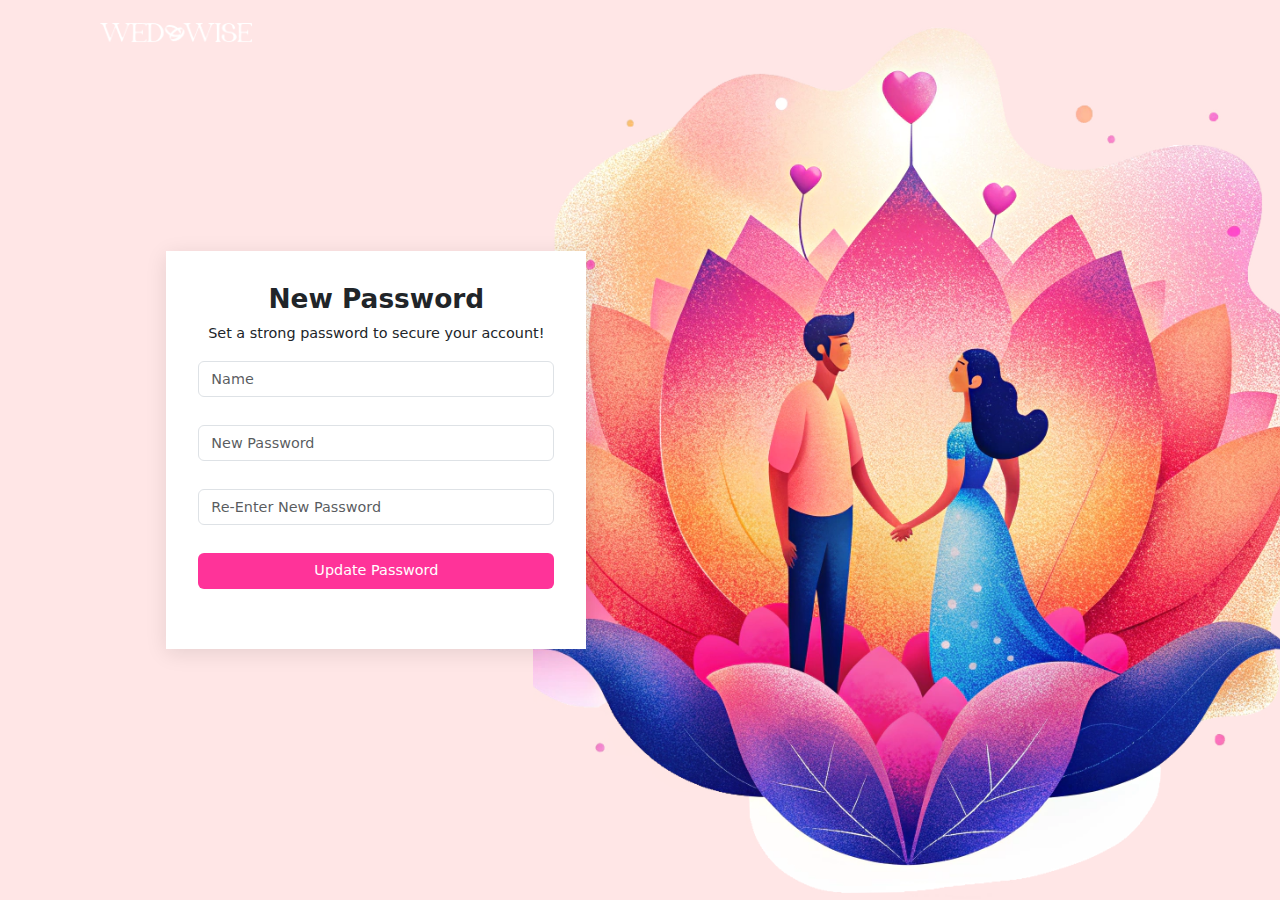
<file: hey.html>
<!DOCTYPE html>
<html lang="en">
<head>
<meta charset="UTF-8">
<meta name="viewport" content="width=device-width, initial-scale=1.0">
<title>New Password Page</title>
<link href="https://cdn.jsdelivr.net/npm/bootstrap@5.3.2/dist/css/bootstrap.min.css" rel="stylesheet">
<style>
  body, html {
    height: 100%;
    margin: 0;
    background-color: #ffe6e6;
  }

  /* Logo Styling */
  .logo {
    padding: 20px 100px;
    position: absolute;
    top: 0;
    left: 0;
    z-index: 2000;
  }
  .logo img {
    height: 20px; 
    width: auto;
  }

  /* Form container */
  .form-container {
    background: #fff;
    padding: 32px;
    border-radius: 0;
    box-shadow: 0 4px 20px rgba(0,0,0,0.1);
    width: 100%;
    max-width: 420px;
    position: relative;
    z-index: 10;
    margin-right: -65px;
  }
  .form-container h1 {
    font-weight: bold;
    font-size: 1.65rem;
    margin-bottom: 12px;
    text-align: center;
  }
  .form-container p {
    margin-bottom: 1rem;
    font-size: 0.9rem;
    text-align: center;
  }

  /* Inputs + Buttons */
  .form-control,
  .btn-full {
    width: 100%;
    margin: 0 auto 12px auto;
    height: 36px; 
    font-size: 0.9rem;
  }
  .btn-primary {
    background-color: #ff3399;
    border: none;
  }
  .btn-primary:hover {
    background-color: #e60073;
  }

  .right-img {
    width: 100%;
    height: 100vh;
    object-fit: cover;
  }

  /* Full height row */
  .full-height {
    min-height: 100vh;
  }

  /* Responsive adjustments */
  @media (max-width: 991px) {
    .col-md-5, .col-md-7 {
      flex: 0 0 100%;
      max-width: 100%;
    }
    .form-container {
      margin: 80px 20px;
    }
    .right-img {
      display: none;
    }
  }

  @media (max-width: 576px) {
    .logo img {
      height: 40px;
    }
    .form-container {
      padding: 20px;
    }
  }
</style>
</head>
<body>

<!-- Logo -->
<div class="logo">
  <img src="images/WedWise Logo_page-0004 1_layerstyle.png" alt="Logo">
</div>

<div class="container-fluid h-100">
  <div class="row h-100">
    <!-- Left Side Form -->
    <div class="col-md-5 d-flex align-items-center justify-content-end">
      <div class="form-container">
        <h1 class="mb-2">New Password</h1>
        <p>Set a strong password to secure your account!</p>

        <form id="newPasswordForm" class="d-flex flex-column gap-3">
          <input type="text" id="name" placeholder="Name" class="form-control" required>
          <input type="password" id="newPassword" placeholder="New Password" class="form-control" required>
          <input type="password" id="confirmPassword" placeholder="Re-Enter New Password" class="form-control" required>

          <!-- Submit button -->
          <button type="submit" class="btn btn-primary btn-full">Update Password</button>
        </form>

        <p id="message" class="mt-2 text-danger text-center small"></p>
      </div>
    </div>

    <!-- Right Side Image -->
    <div class="col-md-7 d-none d-md-block p-0">
      <img src="images/image.png" alt="Background" class="right-img">
    </div>
  </div>
</div>

<script src="https://cdn.jsdelivr.net/npm/bootstrap@5.3.2/dist/js/bootstrap.bundle.min.js"></script>

<script>
document.getElementById('newPasswordForm').addEventListener('submit', function(e) {
  e.preventDefault();

  const name = document.getElementById('name').value.trim();
  const newPassword = document.getElementById('newPassword').value.trim();
  const confirmPassword = document.getElementById('confirmPassword').value.trim();
  const messageEl = document.getElementById('message');

  // Validation
  if(name.length < 2){
    messageEl.textContent = "Please enter a valid name";
    messageEl.classList.add('text-danger');
    return;
  }

  if(newPassword.length < 6){
    messageEl.textContent = "Password must be at least 6 characters";
    messageEl.classList.add('text-danger');
    return;
  }

  if(newPassword !== confirmPassword){
    messageEl.textContent = "Passwords do not match";
    messageEl.classList.add('text-danger');
    return;
  }

  // Save/update password in localStorage
  let users = JSON.parse(localStorage.getItem('users') || '[]');
  let userIndex = users.findIndex(u => u.name === name);
  if(userIndex !== -1){
    users[userIndex].password = newPassword;
    messageEl.textContent = "Password updated successfully!";
    messageEl.classList.remove('text-danger');
    messageEl.classList.add('text-success');
  } else {
    users.push({ name: name, password: newPassword });
    messageEl.textContent = "Password set successfully!";
    messageEl.classList.remove('text-danger');
    messageEl.classList.add('text-success');
  }

  localStorage.setItem('users', JSON.stringify(users));
  this.reset();
});
</script>

</body>
</html>
</file>
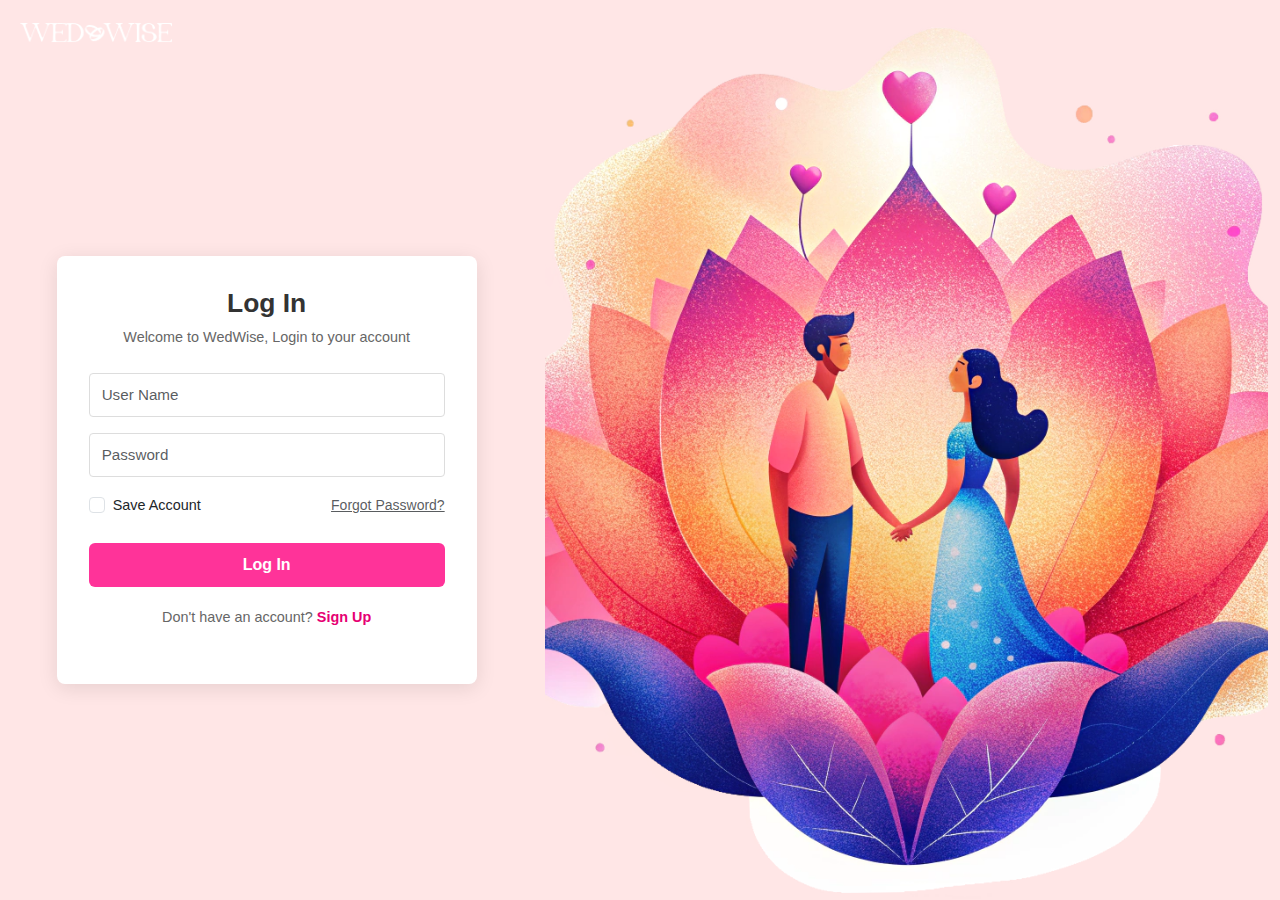
<file: login.html>
<!DOCTYPE html>
<html lang="en">
<head>
<meta charset="UTF-8">
<meta name="viewport" content="width=device-width, initial-scale=1.0">
<title>Log In</title>
<link href="https://cdn.jsdelivr.net/npm/bootstrap@5.3.2/dist/css/bootstrap.min.css" rel="stylesheet">
<style>
  body, html {
    height: 100%;
    margin: 0;
    background-color: #ffe6e6;
    font-family: 'Segoe UI', Tahoma, Geneva, Verdana, sans-serif;
  }

  /* Logo Styling */
  .logo {
    padding: 20px;
    position: absolute;
    top: 0;
    left: 0;
    z-index: 2000;
  }
  .logo img {
    height: 20px; 
    width: auto;
  }

  /* Main container */
  .main-container {
    min-height: 100vh;
    display: flex;
    align-items: center;
    justify-content: center;
    padding: 60px 20px 20px;
  }

  /* Form container */
  .form-container {
    background: #fff;
    padding: 32px;
    border-radius: 8px;
    box-shadow: 0 4px 20px rgba(0,0,0,0.1);
    width: 100%;
    max-width: 420px;
    position: relative;
    z-index: 10;
  }
  .form-container h1 {
    font-weight: bold;
    font-size: 1.65rem;
    margin-bottom: 12px;
    text-align: center;
    color: #333;
  }
  .form-container p {
    margin-bottom: 1.5rem;
    font-size: 0.9rem;
    text-align: center;
    color: #666;
  }

  /* Inputs + Buttons */
  .form-control {
    width: 100%;
    margin-bottom: 16px;
    height: 44px; 
    font-size: 0.95rem;
    border: 1px solid #ddd;
    border-radius: 4px;
    padding: 0 12px;
    transition: border-color 0.3s;
  }
  .form-control:focus {
    border-color: #ff3399;
    box-shadow: 0 0 0 0.2rem rgba(255, 51, 153, 0.25);
  }
  
  .btn-full {
    width: 100%;
    height: 44px;
    font-size: 1rem;
    margin-top: 8px;
  }
  
  .btn-primary {
    background-color: #ff3399;
    border: none;
    font-weight: 600;
    transition: background-color 0.3s;
  }
  .btn-primary:hover {
    background-color: #e60073;
  }

  .form-check-input:checked {
    background-color: #ff3399;
    border-color: #ff3399;
  }

  .right-img {
    width: 100%;
    height: 100vh;
    object-fit: cover;
  }

  .form-footer {
    text-align: center;
    margin-top: 20px;
    font-size: 0.9rem;
    color: #666;
  }
  .form-footer a {
    color: #e60073;
    text-decoration: none;
    font-weight: 600;
  }
  .form-footer a:hover {
    text-decoration: underline;
  }

  /* Responsive adjustments */
  @media (max-width: 991px) {
    .form-container {
      margin: 0 auto;
      max-width: 400px;
    }
    /* .right-img {
      display: none;
    } */
  }

  @media (max-width: 576px) {
    .logo {
      padding: 15px;
      text-align: center;
      position: relative;
    }
    .logo img {
      height: 18px;
    }
    .main-container {
      padding: 20px 15px;
    }
    .form-container {
      padding: 25px 20px;
      box-shadow: 0 2px 10px rgba(0,0,0,0.05);
    }
    .form-container h1 {
      font-size: 1.5rem;
    }
  }

  @media (max-width: 400px) {
    .form-container {
      padding: 20px 15px;
    }
    .d-flex.justify-content-between {
      flex-direction: column;
      gap: 10px;
      align-items: flex-start;
    }
    .d-flex.justify-content-between a {
      align-self: flex-start;
    }
  }
</style>
</head>
<body>
    
<!-- Logo -->
<div class="logo">
  <img src="images/WedWise Logo_page-0004 1_layerstyle.png" alt="WedWise Logo">
</div>

<div class="container-fluid">
  <div class="row">
    <!-- Left Side Form -->
    <div class="col-12 col-lg-5">
      <div class="main-container">
        <div class="form-container">
          <h1 class="mb-2">Log In</h1>
          <p>Welcome to WedWise, Login to your account</p>

          <form id="loginForm" class="d-flex flex-column">
            <input type="text" id="name" placeholder="User Name" class="form-control" required>
            <input type="password" id="password" placeholder="Password" class="form-control" required>
            
            <div class="d-flex justify-content-between align-items-center mb-3">
              <div class="form-check">
                <input class="form-check-input" type="checkbox" id="savePassword">
                <label class="form-check-label" for="savePassword" style="font-size: 0.9rem;">Save Account</label>
              </div>
              <a href="password.html" class="text-muted small">Forgot Password?</a>
            </div>

            <!-- Submit button -->
            <button type="submit" class="btn btn-primary btn-full">Log In</button>
            
            <div class="form-footer">
              Don't have an account? <a href="index.html">Sign Up</a>
            </div>
          </form>

          <p id="message" class="mt-3 text-center small"></p>
        </div>
      </div>
    </div>

    <!-- Right Side Image -->
     <div class="col-12 col-lg-7 ">
  <img src="images/image.png" alt="Background" class="right-img img-fluid">
</div>
  </div>
</div>

<script src="https://cdn.jsdelivr.net/npm/bootstrap@5.3.2/dist/js/bootstrap.bundle.min.js"></script>



</body>
</html>
</file>
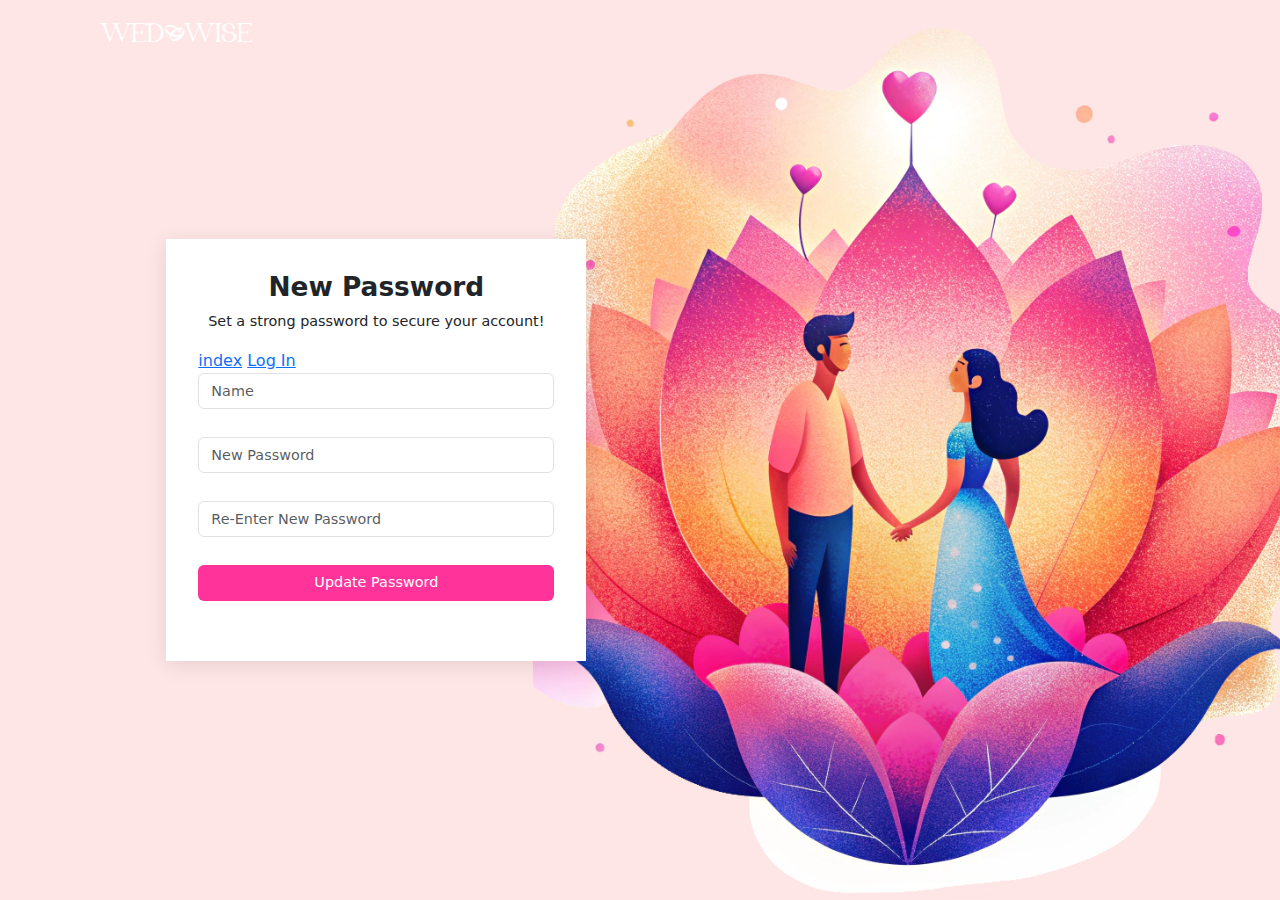
<file: new password.html>
<!DOCTYPE html>
<html lang="en">
<head>
<meta charset="UTF-8">
<meta name="viewport" content="width=device-width, initial-scale=1.0">
<title>New Password Page</title>
<link href="https://cdn.jsdelivr.net/npm/bootstrap@5.3.2/dist/css/bootstrap.min.css" rel="stylesheet">
<style>
  body, html {
    height: 100%;
    margin: 0;
    background-color: #ffe6e6;
  }

  /* Logo Styling */
  .logo {
    padding: 20px 100px;
    position: absolute;
    top: 0;
    left: 0;
    z-index: 2000;
  }
  .logo img {
    height: 20px; 
    width: auto;
  }

  /* Form container */
  .form-container {
    background: #fff;
    padding: 32px;
    border-radius: 0;
    box-shadow: 0 4px 20px rgba(0,0,0,0.1);
    width: 100%;
    max-width: 420px;
    position: relative;
    z-index: 10;
    margin-right: -65px;
  }
  .form-container h1 {
    font-weight: bold;
    font-size: 1.65rem;
    margin-bottom: 12px;
    text-align: center;
  }
  .form-container p {
    margin-bottom: 1rem;
    font-size: 0.9rem;
    text-align: center;
  }

  /* Inputs + Buttons */
  .form-control,
  .btn-full {
    width: 100%;
    margin: 0 auto 12px auto;
    height: 36px; 
    font-size: 0.9rem;
  }
  .btn-primary {
    background-color: #ff3399;
    border: none;
  }
  .btn-primary:hover {
    background-color: #e60073;
  }

  .right-img {
    width: 100%;
    height: 100vh;
    object-fit: cover;
  }

  /* Full height row */
  .full-height {
    min-height: 100vh;
  }

  /* Responsive adjustments */
  @media (max-width: 991px) {
    .col-md-5, .col-md-7 {
      flex: 0 0 100%;
      max-width: 100%;
    }
    .form-container {
      margin: 80px 20px;
    }
    .right-img {
      display: none;
    }
  }

  @media (max-width: 576px) {
    .logo img {
      height: 40px;
    }
    .form-container {
      padding: 20px;
    }
  }
</style>
</head>
<body>


<!-- Logo -->
<div class="logo">
  <img src="images/WedWise Logo_page-0004 1_layerstyle.png" alt="Logo">
</div>

<div class="container-fluid h-100">
  <div class="row h-100">
    <!-- Left Side Form -->
    <div class="col-md-5 d-flex align-items-center justify-content-end">
      <div class="form-container">
        <h1 class="mb-2">New Password</h1>
        <p>Set a strong password to secure your account!</p>
         <a href="index.html">index</a>
  <a href="login.html">Log In</a>

        <form id="newPasswordForm" class="d-flex flex-column gap-3">
          <input type="text" id="name" placeholder="Name" class="form-control" required>
          <input type="password" id="newPassword" placeholder="New Password" class="form-control" required>
          <input type="password" id="confirmPassword" placeholder="Re-Enter New Password" class="form-control" required>

          <!-- Submit button -->
          <button type="submit" class="btn btn-primary btn-full">Update Password</button>
        </form>

        <p id="message" class="mt-2 text-danger text-center small"></p>
      </div>
    </div>

    <!-- Right Side Image -->
    <div class="col-md-7 d-none d-md-block p-0">
      <img src="images/image.png" alt="Background" class="right-img">
    </div>
  </div>
</div>



<script src="https://cdn.jsdelivr.net/npm/bootstrap@5.3.2/dist/js/bootstrap.bundle.min.js"></script>

<script>
document.getElementById('newPasswordForm').addEventListener('submit', function(e) {
  e.preventDefault();

  const name = document.getElementById('name').value.trim();
  const newPassword = document.getElementById('newPassword').value.trim();
  const confirmPassword = document.getElementById('confirmPassword').value.trim();
  const messageEl = document.getElementById('message');

  // Validation
  if(name.length < 2){
    messageEl.textContent = "Please enter a valid name";
    messageEl.classList.add('text-danger');
    return;
  }

  if(newPassword.length < 6){
    messageEl.textContent = "Password must be at least 6 characters";
    messageEl.classList.add('text-danger');
    return;
  }

  if(newPassword !== confirmPassword){
    messageEl.textContent = "Passwords do not match";
    messageEl.classList.add('text-danger');
    return;
  }

  // Save/update password in localStorage
  let users = JSON.parse(localStorage.getItem('users') || '[]');
  let userIndex = users.findIndex(u => u.name === name);
  if(userIndex !== -1){
    users[userIndex].password = newPassword;
    messageEl.textContent = "Password updated successfully!";
    messageEl.classList.remove('text-danger');
    messageEl.classList.add('text-success');
  } else {
    users.push({ name: name, password: newPassword });
    messageEl.textContent = "Password set successfully!";
    messageEl.classList.remove('text-danger');
    messageEl.classList.add('text-success');
  }

  localStorage.setItem('users', JSON.stringify(users));
  this.reset();
});
</script>



</body>
</html>
</file>
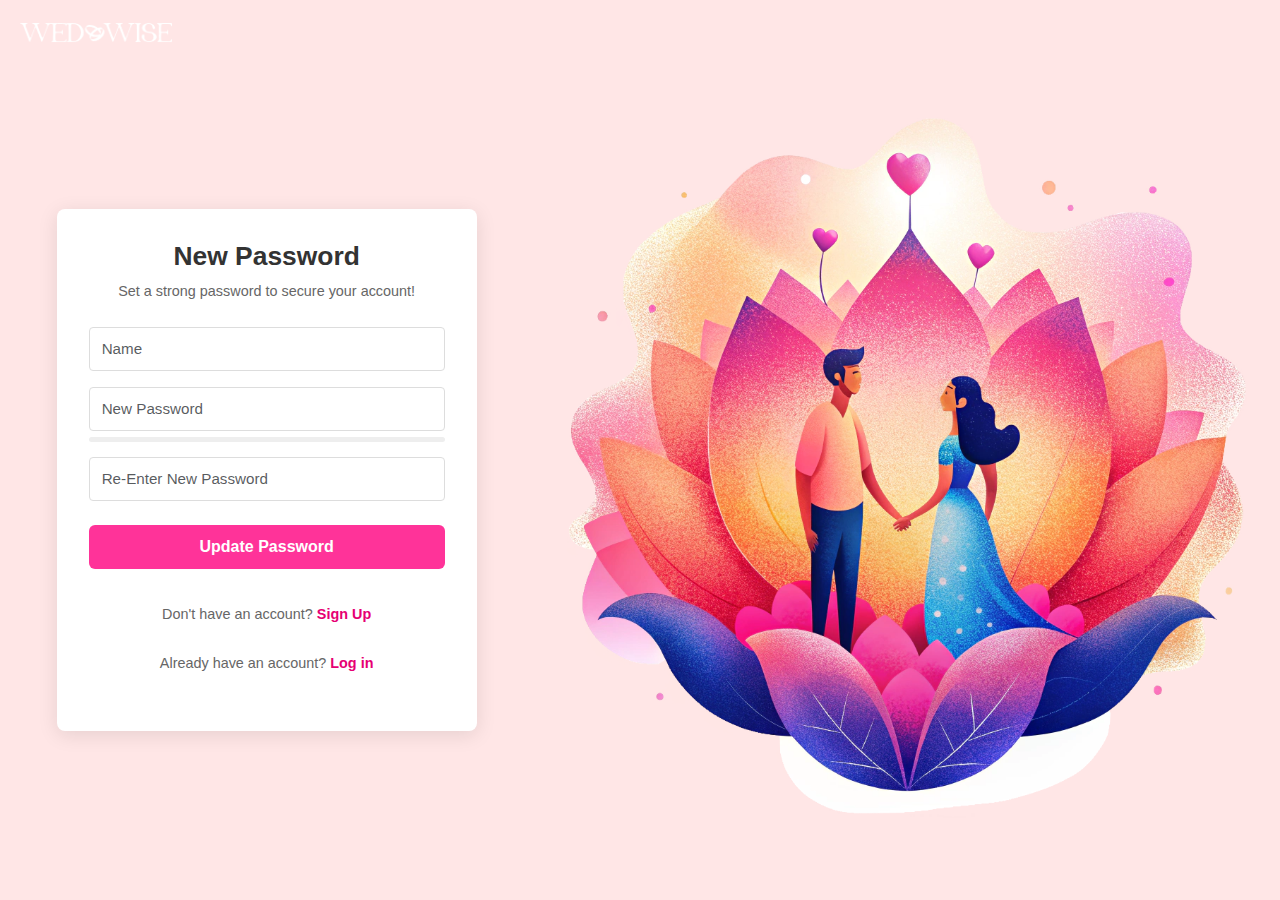
<file: password.html>
<!DOCTYPE html>
<html lang="en">
  <head>
    <meta charset="UTF-8" />
    <meta name="viewport" content="width=device-width, initial-scale=1.0" />
    <title>New Password Page</title>
    <link
      href="https://cdn.jsdelivr.net/npm/bootstrap@5.3.2/dist/css/bootstrap.min.css"
      rel="stylesheet"
    />
    <style>
      body,
      html {
        height: 100%;
        margin: 0;
        background-color: #ffe6e6;
        font-family: 'Segoe UI', Tahoma, Geneva, Verdana, sans-serif;
      }

      /* Logo Styling */
      .logo {
        padding: 20px;
        position: absolute;
        top: 0;
        left: 0;
        z-index: 2000;
      }
      .logo img {
        height: 20px;
        width: auto;
      }

      /* Main container */
      .main-container {
        min-height: 100vh;
        display: flex;
        align-items: center;
        justify-content: center;
        padding: 60px 20px 20px;
      }

      /* Form container */
      .form-container {
        background: #fff;
        padding: 32px;
        border-radius: 8px;
        box-shadow: 0 4px 20px rgba(0, 0, 0, 0.1);
        width: 100%;
        max-width: 420px;
        position: relative;
        z-index: 10;
      }
      .form-container h1 {
        font-weight: bold;
        font-size: 1.65rem;
        margin-bottom: 12px;
        text-align: center;
        color: #333;
      }
      .form-container p {
        margin-bottom: 1.5rem;
        font-size: 0.9rem;
        text-align: center;
        color: #666;
      }

      /* Inputs + Buttons */
      .form-control {
        width: 100%;
        margin-bottom: 16px;
        height: 44px;
        font-size: 0.95rem;
        border: 1px solid #ddd;
        border-radius: 4px;
        padding: 0 12px;
        transition: border-color 0.3s;
      }
      .form-control:focus {
        border-color: #ff3399;
        box-shadow: 0 0 0 0.2rem rgba(255, 51, 153, 0.25);
      }
      
      .btn-full {
        width: 100%;
        height: 44px;
        font-size: 1rem;
        margin-top: 8px;
      }
      
      .btn-primary {
        background-color: #ff3399;
        border: none;
        font-weight: 600;
        transition: background-color 0.3s;
      }
      .btn-primary:hover {
        background-color: #e60073;
      }

      /* .right-img {
        width: 100%;
        height: 100vh;
        object-fit: cover;
      } */

      .form-footer {
        text-align: center;
        margin-top: 20px;
        font-size: 0.9rem;
        color: #666;
      }
      .form-footer a {
        color: #e60073;
        text-decoration: none;
        font-weight: 600;
      }
      .form-footer a:hover {
        text-decoration: underline;
      }

      .links-container {
        display: flex;
        flex-direction: column;
        gap: 8px;
        margin-top: 15px;
      }

      /* Responsive adjustments */
      @media (max-width: 991px) {
        .form-container {
          margin: 0 auto;
          max-width: 400px;
        }
        /* .right-img {
          display: none;
        } */
      }

      @media (max-width: 576px) {
        .wedwiselogo{
          height: 70px;
          width: 300px;
        }
        .logo {
        
          margin-top: 30px;
          padding: 15px;
          text-align: center;
          position: relative;
         
        }
        .logo img {
          height: 18px;
        }
        .main-container {
          padding: 20px 15px;
        }
        .form-container {
          padding: 25px 20px;
          box-shadow: 0 2px 10px rgba(0,0,0,0.05);
        }
        .form-container h1 {
          font-size: 1.5rem;
        }
      }

      @media (max-width: 400px) {
        .wedwiselogo{
          height: 70px;
          width: 300px;
        }
        .form-container {
          padding: 20px 15px;
        }
      }

      /* Password strength indicator */
      .password-strength {
        height: 5px;
        margin-top: -10px;
        margin-bottom: 15px;
        background: #eee;
        border-radius: 3px;
        overflow: hidden;
      }
      
      .password-strength-bar {
        height: 100%;
        width: 0;
        transition: width 0.3s, background 0.3s;
      }
    </style>
  </head>
  <body>
    <!-- Logo -->
    <div class="logo">
      <img src="images/WedWise Logo_page-0004 1_layerstyle.png" alt="WedWise Logo" class="wedwiselogo" />
    </div>

    <div class="container-fluid">
      <div class="row">
        <!-- Left Side Form -->
        <div class="col-12 col-lg-5">
          <div class="main-container">
            <div class="form-container">
              <h1 class="mb-2">New Password</h1>
              <p>Set a strong password to secure your account!</p>

              <form id="newPasswordForm" class="d-flex flex-column">
                <input
                  type="text"
                  id="name"
                  placeholder="Name"
                  class="form-control"
                  required
                />
                <input
                  type="password"
                  id="newPassword"
                  placeholder="New Password"
                  class="form-control"
                  required
                />
                <div class="password-strength">
                  <div class="password-strength-bar" id="passwordStrengthBar"></div>
                </div>
                <input
                  type="password"
                  id="confirmPassword"
                  placeholder="Re-Enter New Password"
                  class="form-control"
                  required
                />

                <!-- Submit button -->
                <button type="submit" class="btn btn-primary btn-full">
                  Update Password
                </button>
              </form>

              <div class="links-container">
                <div class="form-footer">
                  Don't have an account?
                  <a href="index.html">Sign Up</a>
                </div>
                
                <div class="form-footer">
                  Already have an account?
                  <a href="login.html">Log in</a>
                </div>
              </div>

              <p id="message" class="mt-3 text-center small"></p>
            </div>
          </div>
        </div>

        <!-- Right Side Image -->
         <div class="col-12 col-lg-7 pt-5 mt-xxl-5 mt-xl-5 mt-md-5">
  <img src="images/image.png" alt="Background" class="right-img img-fluid">
</div>
      </div>
    </div>

    <script src="https://cdn.jsdelivr.net/npm/bootstrap@5.3.2/dist/js/bootstrap.bundle.min.js"></script>
 <script>
      document
        .getElementById("newPasswordForm")
        .addEventListener("submit", function (e) {
          e.preventDefault();

          const name = document.getElementById("name").value.trim();
          const newPassword = document
            .getElementById("newPassword")
            .value.trim();
          const confirmPassword = document
            .getElementById("confirmPassword")
            .value.trim();
          const messageEl = document.getElementById("message");

          // Validation
          if (name.length < 2) {
            messageEl.textContent = "Please enter a valid name";
            messageEl.classList.add("text-danger");
            return;
          }

          if (newPassword.length < 6) {
            messageEl.textContent = "Password must be at least 6 characters";
            messageEl.classList.add("text-danger");
            return;
          }

          if (newPassword !== confirmPassword) {
            messageEl.textContent = "Passwords do not match";
            messageEl.classList.add("text-danger");
            return;
          }

          // Save/update password in localStorage
          let users = JSON.parse(localStorage.getItem("users") || "[]");
          let userIndex = users.findIndex((u) => u.name === name);
          if (userIndex !== -1) {
            users[userIndex].password = newPassword;
            messageEl.textContent = "Password updated successfully!";
            messageEl.classList.remove("text-danger");
            messageEl.classList.add("text-success");
          } else {
            users.push({ name: name, password: newPassword });
            messageEl.textContent = "Password set successfully!";
            messageEl.classList.remove("text-danger");
            messageEl.classList.add("text-success");
          }

          localStorage.setItem("users", JSON.stringify(users));
          this.reset();
        });
    </script>
   
  </body>
</html>
</file>
